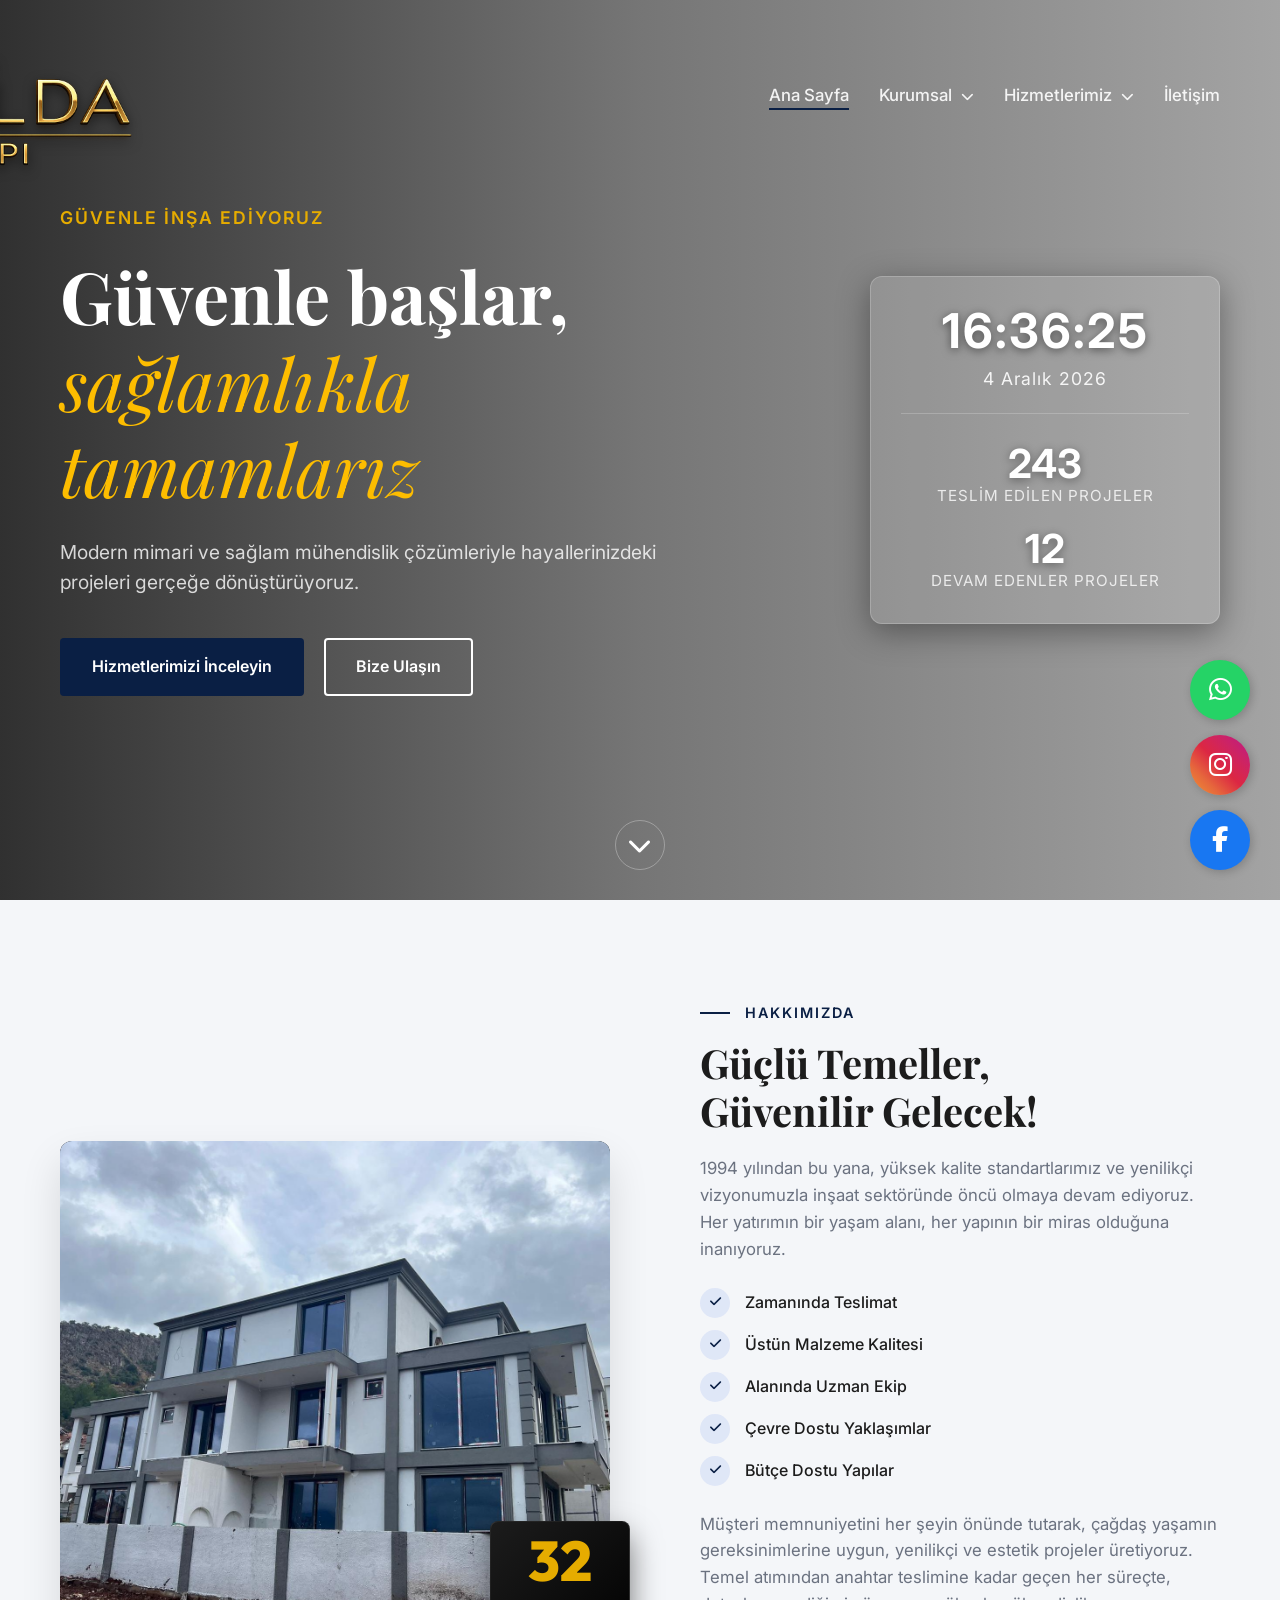
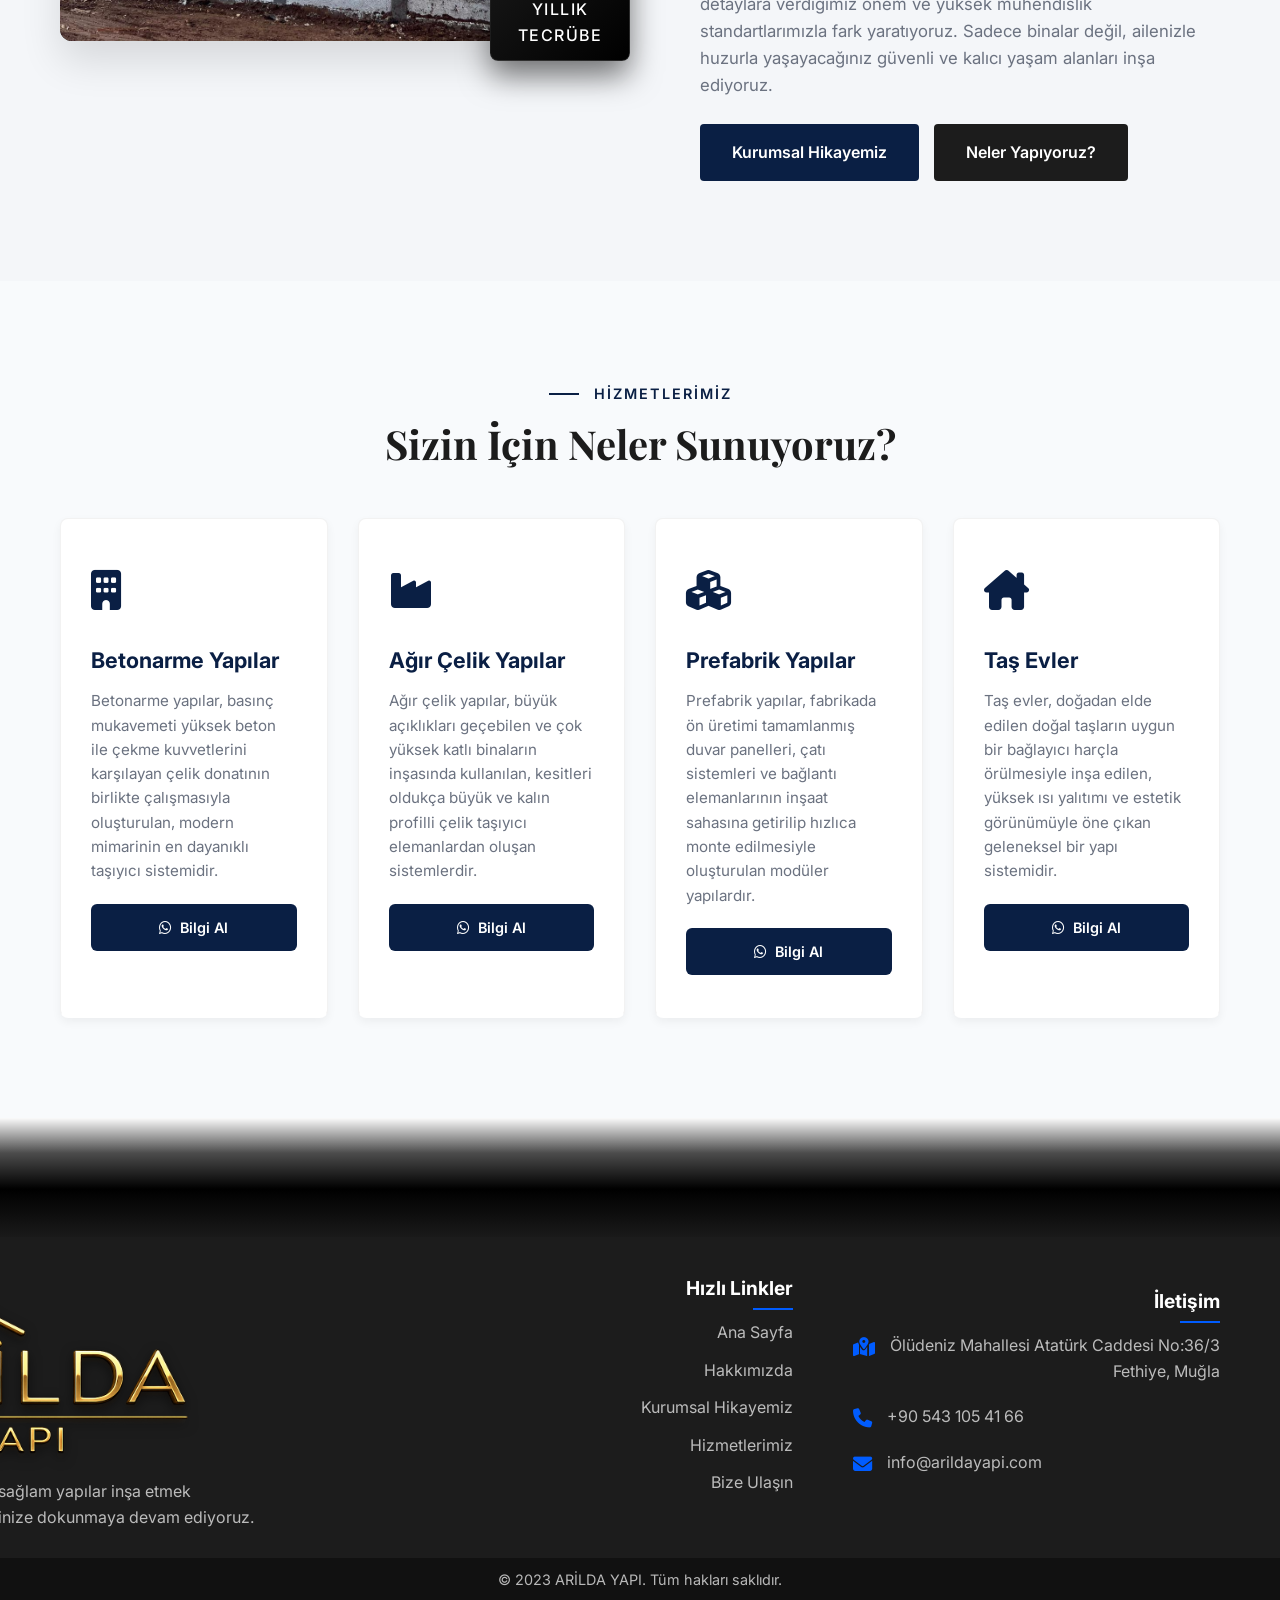
<file: index.html>
<!DOCTYPE html>
<html lang="tr">

<head>
    <meta charset="UTF-8">
    <meta name="viewport" content="width=device-width, initial-scale=1.0">
    <title>ARİLDA YAPI | Geleceğin Mimarı</title>
    <meta property="og:image" content="https://arildayapi.com.tr/img/sitelogo.jpg">
    <!-- Google Fonts -->
    <link rel="preconnect" href="https://fonts.googleapis.com">
    <link rel="preconnect" href="https://fonts.gstatic.com" crossorigin>
    <link
        href="https://fonts.googleapis.com/css2?family=Outfit:wght@300;400;600;800&family=Playfair+Display:wght@600;700&family=Inter:wght@400;600;700&display=swap"
        rel="stylesheet">
    <!-- Font Awesome -->
    <link rel="stylesheet" href="https://cdnjs.cloudflare.com/ajax/libs/font-awesome/6.4.0/css/all.min.css">
    <!-- Custom CSS -->
    <link rel="stylesheet" href="css/variables.css">
    <link rel="stylesheet" href="css/base.css">
    <link rel="stylesheet" href="css/layout.css">
    <link rel="stylesheet" href="css/components.css">
    <link rel="stylesheet" href="css/mobile.css">
</head>

<body>

    <!-- Header & Navigation -->
    <header id="header">
        <div class="container nav-container">
            <a href="#" class="logo">
                <img src="img/arilda_logo.png" alt="ARİLDA YAPI Logo" class="logo-img">
            </a>

            <nav class="main-nav">
                <ul class="nav-links">
                    <li><a href="#hero" class="active">Ana Sayfa</a></li>

                    <li class="dropdown">
                        <a href="kurumsal/hakkimizda.html">Kurumsal <i class="fa-solid fa-chevron-down"
                                style="font-size: 0.8rem; margin-left: 5px;"></i></a>
                        <ul class="dropdown-content">
                            <li><a href="kurumsal/hakkimizda.html#hakkimizda">Hakkımızda</a></li>
                            <li><a href="kurumsal/hakkimizda.html#vizyon-misyon">Vizyon & Misyon</a></li>
                            <li><a href="kurumsal/hakkimizda.html#degerlerimiz">Temel Değerlerimiz</a></li>
                        </ul>
                    </li>

                    <li class="dropdown">
                        <a href="#services">Hizmetlerimiz <i class="fa-solid fa-chevron-down"
                                style="font-size: 0.8rem; margin-left: 5px;"></i></a>
                        <ul class="dropdown-content">
                            <li><a href="#services">Betonarme Yapılar</a></li>
                            <li><a href="#services">Ağır Çelik Yapılar</a></li>
                            <li><a href="#services">Prefabrik Yapılar</a></li>
                            <li><a href="#services">Taş Evler</a></li>
                        </ul>
                    </li>



                    <li><a href="https://wa.me/905431054166?text=Merhaba,%20web%20sitenizden%20ulaşıyorum.%20Bilgi%20almak%20istiyorum."
                            target="_blank" rel="noopener noreferrer">İletişim</a></li>
                </ul>
            </nav>

            <button class="mobile-menu-btn">
                <i class="fa-solid fa-bars"></i>
            </button>
        </div>
    </header>

    <!-- Hero Section -->
    <section id="hero" class="hero">
        <div class="hero-overlay"></div>
        <div class="container hero-container">
            <div class="hero-content">
                <span class="subtitle">Güvenle İnşa Ediyoruz</span>
                <h1>Güvenle başlar,<br><span class="highlight">sağlamlıkla tamamlarız</span> </h1>
                <p>Modern mimari ve sağlam mühendislik çözümleriyle hayallerinizdeki projeleri gerçeğe dönüştürüyoruz.
                </p>
                <div class="hero-buttons">
                    <a href="#services" class="btn btn-primary">Hizmetlerimizi İnceleyin</a>
                    <a href="https://wa.me/905431054166?text=Merhaba,%20web%20sitenizden%20ulaşıyorum.%20Bilgi%20almak%20istiyorum."
                        class="btn btn-outline" target="_blank" rel="noopener noreferrer">Bize Ulaşın</a>
                </div>
            </div>

            <div class="hero-right-panel">
                <div class="glass-panel text-center">
                    <div class="clock-display">
                        <span id="currentTime">00:00:00</span>
                        <small id="currentDate">01 Ocak 2026</small>
                    </div>
                    <div class="stats-container">
                        <div class="stat-item">
                            <span class="stat-number" data-target="243">243</span>
                            <span class="stat-label">Teslim Edilen Projeler</span>
                        </div>
                        <div class="stat-item">
                            <span class="stat-number" data-target="12">12</span>
                            <span class="stat-label">Devam Edenler Projeler</span>
                        </div>
                    </div>
                </div>
            </div>
        </div>
        <div class="scroll-down">
            <a href="#about"><i class="fa-solid fa-chevron-down"></i></a>
        </div>
    </section>

    <!-- About Section -->
    <section id="about" class="section">
        <div class="container about-container">
            <div class="about-slider-container">
                <div class="about-slider">
                    <img src="img/konutarilda.jpeg" alt="ARİLDA YAPI" class="slide active">
                    <img src="img/birdigerevdaha.jpeg" alt="ARİLDA YAPI" class="slide">
                    <img src="img/evlerdenbitanesidaha.jpeg" alt="ARİLDA YAPI" class="slide">
                    <img src="img/beyazev.jpeg" alt="ARİLDA YAPI" class="slide">
                </div>
                <div class="experience-badge modern">
                    <span class="years">32</span>
                    <span class="text">Yıllık<br>Tecrübe</span>
                </div>
            </div>

            <div class="about-content shifted">
                <span class="section-subtitle">Hakkımızda</span>
                <h2 class="section-title">Güçlü Temeller, <br>Güvenilir Gelecek!</h2>
                <p>1994 yılından bu yana, yüksek kalite standartlarımız ve yenilikçi vizyonumuzla inşaat sektöründe öncü
                    olmaya devam ediyoruz. Her yatırımın bir yaşam alanı, her yapının bir miras olduğuna inanıyoruz.</p>

                <ul class="about-list">
                    <li><i class="fa-solid fa-check"></i> Zamanında Teslimat</li>
                    <li><i class="fa-solid fa-check"></i> Üstün Malzeme Kalitesi</li>
                    <li><i class="fa-solid fa-check"></i> Alanında Uzman Ekip</li>
                    <li><i class="fa-solid fa-check"></i> Çevre Dostu Yaklaşımlar</li>
                    <li><i class="fa-solid fa-check"></i> Bütçe Dostu Yapılar</li>
                </ul>

                <p>Müşteri memnuniyetini her şeyin önünde tutarak, çağdaş yaşamın gereksinimlerine uygun, yenilikçi ve
                    estetik projeler üretiyoruz. Temel atımından anahtar teslimine kadar geçen her süreçte, detaylara
                    verdiğimiz önem ve yüksek mühendislik standartlarımızla fark yaratıyoruz. Sadece binalar değil,
                    ailenizle huzurla yaşayacağınız güvenli ve kalıcı yaşam alanları inşa ediyoruz.</p>

                <div style="display: flex; gap: 15px; margin-top: 1.5rem;">
                    <a href="kurumsal/hakkimizda.html" class="btn btn-primary">Kurumsal Hikayemiz</a>
                    <a href="#services" class="btn btn-secondary">Neler Yapıyoruz?</a>
                </div>
            </div>
        </div>
    </section>

    <!-- Services Section -->
    <section id="services" class="section bg-light">
        <div class="container">
            <div class="section-header text-center">
                <span class="section-subtitle">Hizmetlerimiz</span>
                <h2 class="section-title">Sizin İçin Neler Sunuyoruz?</h2>
            </div>

            <div class="services-grid">
                <!-- Service 1: Betonarme Yapılar -->
                <div class="service-card reveal">
                    <div class="service-icon"><i class="fa-solid fa-building"></i></div>
                    <h3>Betonarme Yapılar</h3>
                    <p>Betonarme yapılar, basınç mukavemeti yüksek beton ile çekme kuvvetlerini karşılayan çelik
                        donatının birlikte çalışmasıyla oluşturulan, modern mimarinin en dayanıklı taşıyıcı sistemidir.
                    </p>
                    <a href="https://wa.me/905431054166?text=Merhaba,%20Betonarme%20Yapılar%20hizmetiniz%20hakkında%20bilgi%20almak%20istiyorum."
                        class="btn btn-primary" target="_blank" rel="noopener noreferrer" style="margin-top: 20px; padding: 10px 20px; font-size: 0.9rem; border-radius: 6px;"><i class="fa-brands fa-whatsapp" style="margin-right: 8px;"></i>Bilgi Al</a>
                </div>

                <!-- Service 2: Ağır Çelik Yapılar -->
                <div class="service-card reveal">
                    <div class="service-icon"><i class="fa-solid fa-industry"></i></div>
                    <h3>Ağır Çelik Yapılar</h3>
                    <p>Ağır çelik yapılar, büyük açıklıkları geçebilen ve çok yüksek katlı binaların inşasında
                        kullanılan, kesitleri oldukça büyük ve kalın profilli çelik taşıyıcı elemanlardan oluşan
                        sistemlerdir.</p>
                    <a href="https://wa.me/905431054166?text=Merhaba,%20Ağır%20Çelik%20Yapılar%20hizmetiniz%20hakkında%20bilgi%20almak%20istiyorum."
                        class="btn btn-primary" target="_blank" rel="noopener noreferrer" style="margin-top: 20px; padding: 10px 20px; font-size: 0.9rem; border-radius: 6px;"><i class="fa-brands fa-whatsapp" style="margin-right: 8px;"></i>Bilgi Al</a>
                </div>

                <!-- Service 3: Prefabrik Yapılar -->
                <div class="service-card reveal">
                    <div class="service-icon"><i class="fa-solid fa-cubes"></i></div>
                    <h3>Prefabrik Yapılar</h3>
                    <p>Prefabrik yapılar, fabrikada ön üretimi tamamlanmış duvar panelleri, çatı sistemleri ve bağlantı
                        elemanlarının inşaat sahasına getirilip hızlıca monte edilmesiyle oluşturulan modüler
                        yapılardır.</p>
                    <a href="https://wa.me/905431054166?text=Merhaba,%20Prefabrik%20Yapılar%20hizmetiniz%20hakkında%20bilgi%20almak%20istiyorum."
                        class="btn btn-primary" target="_blank" rel="noopener noreferrer" style="margin-top: 20px; padding: 10px 20px; font-size: 0.9rem; border-radius: 6px;"><i class="fa-brands fa-whatsapp" style="margin-right: 8px;"></i>Bilgi Al</a>
                </div>

                <!-- Service 4: Taş Evler -->
                <div class="service-card reveal">
                    <div class="service-icon"><i class="fa-solid fa-house-chimney"></i></div>
                    <h3>Taş Evler</h3>
                    <p>Taş evler, doğadan elde edilen doğal taşların uygun bir bağlayıcı harçla örülmesiyle inşa edilen,
                        yüksek ısı yalıtımı ve estetik görünümüyle öne çıkan geleneksel bir yapı sistemidir.</p>
                    <a href="https://wa.me/905431054166?text=Merhaba,%20Taş%20Evler%20hizmetiniz%20hakkında%20bilgi%20almak%20istiyorum."
                        class="btn btn-primary" target="_blank" rel="noopener noreferrer" style="margin-top: 20px; padding: 10px 20px; font-size: 0.9rem; border-radius: 6px;"><i class="fa-brands fa-whatsapp" style="margin-right: 8px;"></i>Bilgi Al</a>
                </div>
            </div>
        </div>
    </section>

    <!-- Transition Bridge Section -->
    <section id="transition-bridge" class="section" style="padding: 0;">
        <div
            style="height: 120px; background: linear-gradient(to bottom, transparent 0%, rgba(0, 0, 0, 0.7) 30%, #000000 60%, #1a1a1a 100%); margin-top: -1px;">
        </div>
    </section>

    <!-- Contact & Footer Section -->
    <footer id="contact" class="footer">
        <div class="container footer-container">
            <div class="footer-col about-col">
                <a href="#" class="logo footer-logo">
                    <img src="img/arilda_logo.png" alt="ARİLDA YAPI Logo" class="logo-img">
                </a>
                <p>Güvenilir, estetik ve sağlam yapılar inşa etmek vizyonuyla, hayallerinize dokunmaya devam ediyoruz.
                </p>
            </div>

            <div class="footer-col links-col">
                <h3>Hızlı Linkler</h3>
                <ul>
                    <li><a href="#hero">Ana Sayfa</a></li>
                    <li><a href="kurumsal/hakkimizda.html#hakkimizda">Hakkımızda</a></li>
                    <li><a href="kurumsal/hakkimizda.html">Kurumsal Hikayemiz</a></li>
                    <li><a href="#services">Hizmetlerimiz</a></li>
                    <li><a href="https://wa.me/905431054166?text=Merhaba,%20web%20sitenizden%20ulaşıyorum.%20Bilgi%20almak%20istiyorum."
                            target="_blank" rel="noopener noreferrer">Bize Ulaşın</a></li>
                </ul>
            </div>

            <div class="footer-col contact-col">
                <h3>İletişim</h3>
                <div class="contact-info">
                    <div class="info-item">
                        <i class="fa-solid fa-map-location-dot"></i>
                        <p>Ölüdeniz Mahallesi Atatürk Caddesi No:36/3<br>Fethiye, Muğla</p>
                    </div>
                    <div class="info-item">
                        <i class="fa-solid fa-phone"></i>
                        <p><a href="tel:+905431054166">+90 543 105 41 66</a></p>
                    </div>
                    <div class="info-item">
                        <i class="fa-solid fa-envelope"></i>
                        <p>info@arildayapi.com</p>
                    </div>
                </div>
            </div>
        </div>

        <div class="footer-bottom">
            <div class="container">
                <p>&copy; 2023 ARİLDA YAPI. Tüm hakları saklıdır.</p>
            </div>
        </div>
    </footer>

    <!-- Fixed Social Buttons Stack -->
    <div class="floating-socials">
        <a href="https://wa.me/905431054166?text=Merhaba,%20web%20sitenizden%20ulaşıyorum.%20Bilgi%20almak%20istiyorum."
            class="social-float whatsapp" target="_blank" rel="noopener noreferrer">
            <i class="fa-brands fa-whatsapp"></i>
            <span class="tooltip-text">WhatsApp</span>
        </a>
        <a href="https://instagram.com/arildayapi" class="social-float instagram" target="_blank"
            rel="noopener noreferrer">
            <i class="fa-brands fa-instagram"></i>
            <span class="tooltip-text">Instagram</span>
        </a>
        <a href="https://www.facebook.com/profile.php?id=61582846904993" class="social-float facebook" target="_blank"
            rel="noopener noreferrer">
            <i class="fa-brands fa-facebook-f"></i>
            <span class="tooltip-text">Facebook</span>
        </a>
    </div>

    <!-- Custom JS -->
    <script src="script.js"></script>
</body>

</html>
</file>
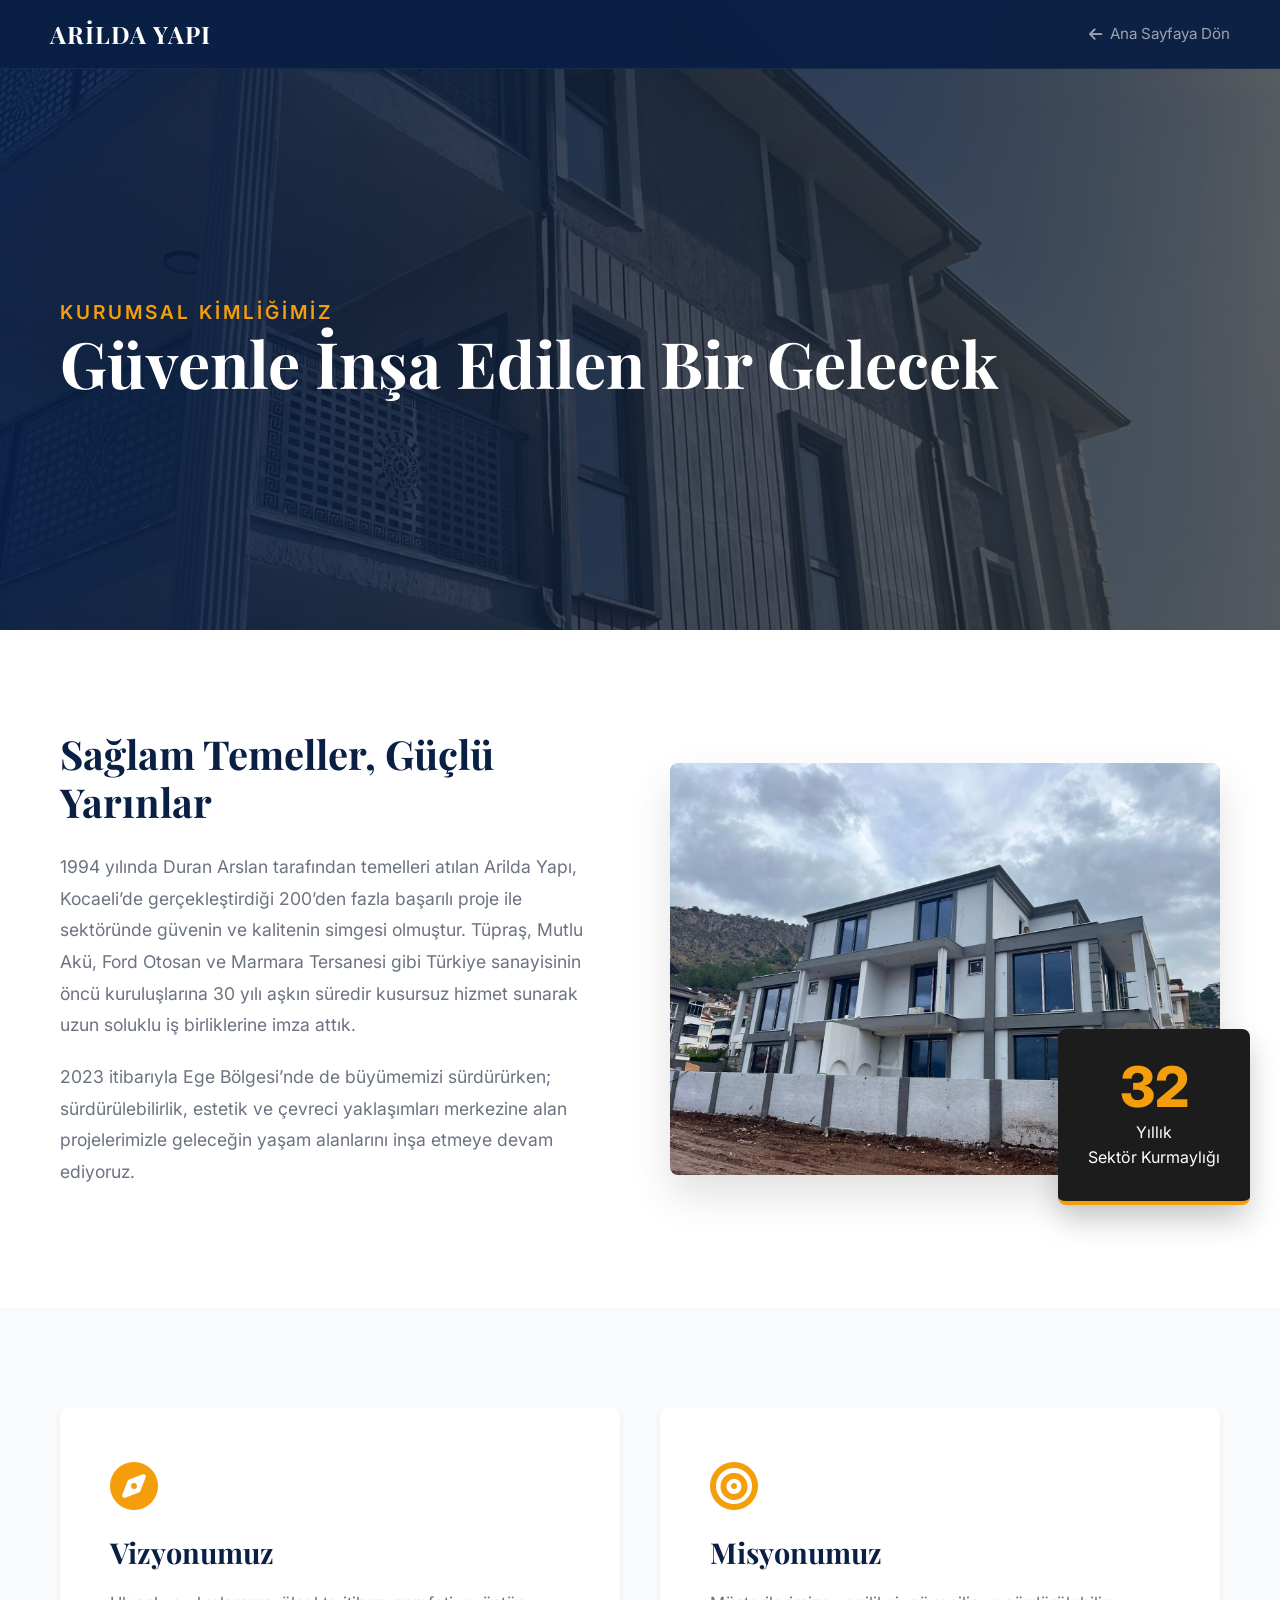
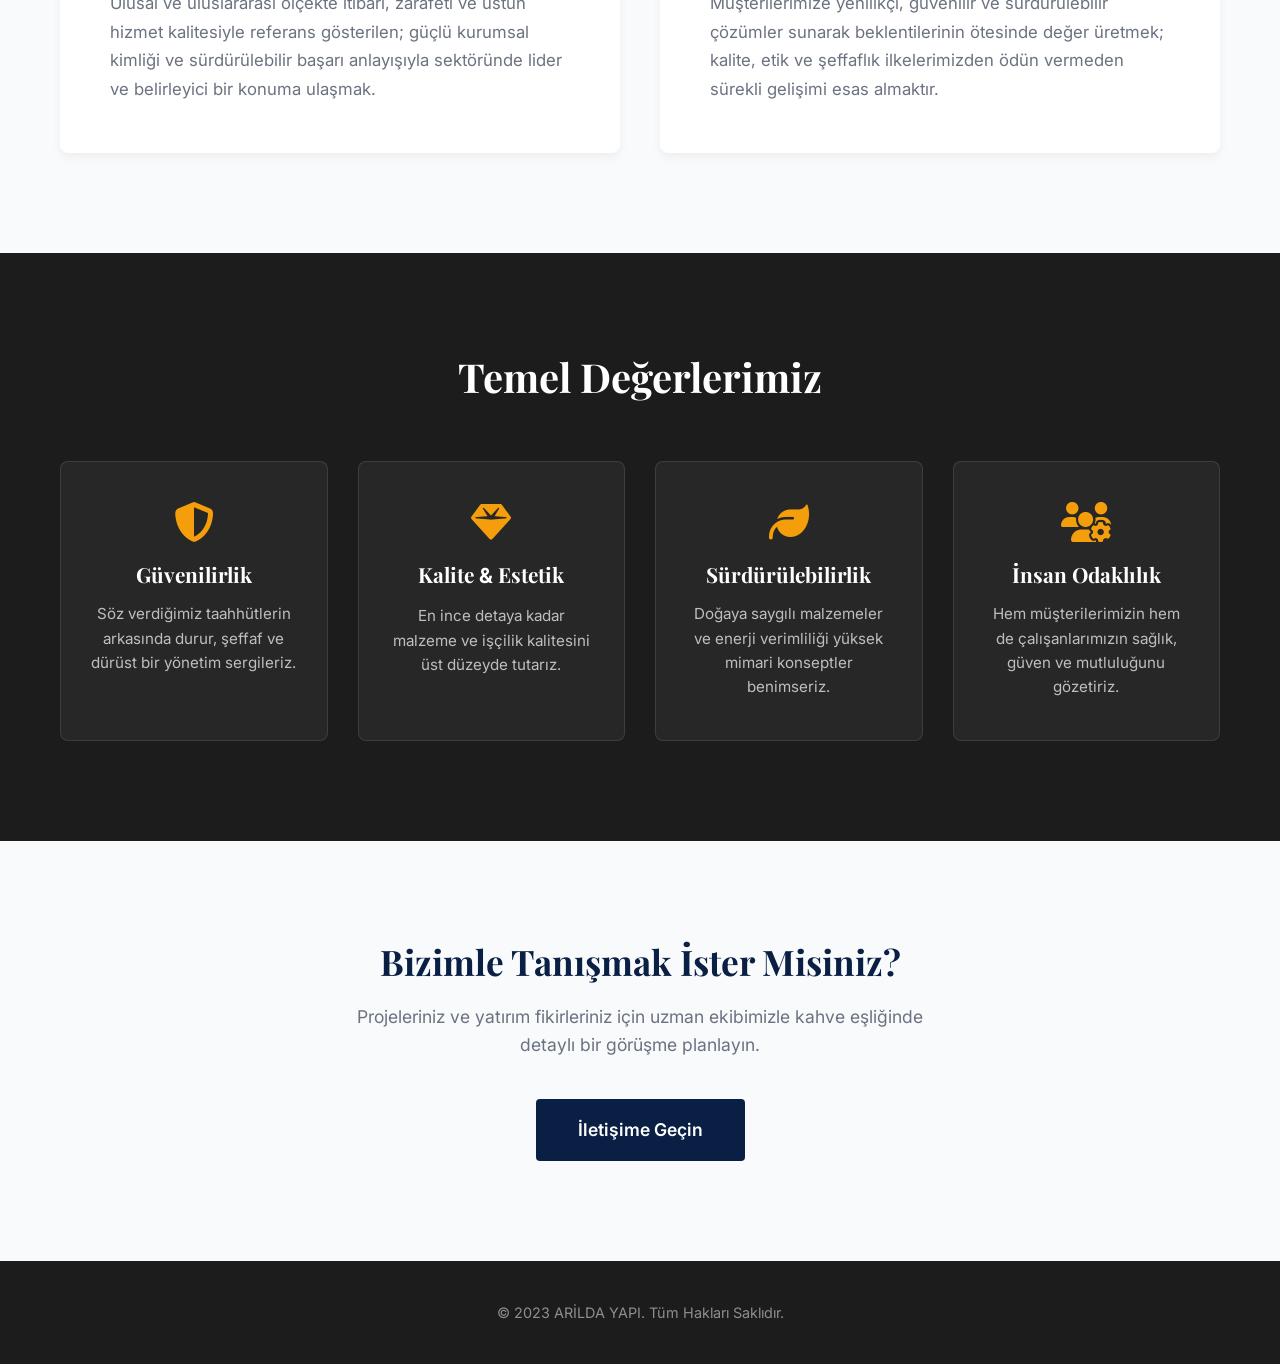
<file: kurumsal/hakkimizda.html>
<!DOCTYPE html>
<html lang="tr">

<head>
    <meta charset="UTF-8">
    <meta name="viewport" content="width=device-width, initial-scale=1.0">
    <title>Hakkımızda | ARİLDA YAPI</title>
    <!-- Google Fonts -->
    <link rel="preconnect" href="https://fonts.googleapis.com">
    <link rel="preconnect" href="https://fonts.gstatic.com" crossorigin>
    <link
        href="https://fonts.googleapis.com/css2?family=Outfit:wght@300;400;600;800&family=Playfair+Display:wght@600;700&family=Inter:wght@400;600;700&display=swap"
        rel="stylesheet">
    <!-- Font Awesome -->
    <link rel="stylesheet" href="https://cdnjs.cloudflare.com/ajax/libs/font-awesome/6.4.0/css/all.min.css">
    <!-- Custom CSS (Relative Paths) -->
    <link rel="stylesheet" href="../css/variables.css">
    <link rel="stylesheet" href="../css/base.css">
    <link rel="stylesheet" href="../css/layout.css">
    <link rel="stylesheet" href="../css/components.css">
    <style>
        .about-page {
            background-color: var(--bg-light);
        }

        .minimal-header {
            position: fixed;
            top: 0;
            left: 0;
            width: 100%;
            padding: 15px 50px;
            background: rgba(10, 31, 68, 0.95);
            backdrop-filter: blur(10px);
            z-index: 1000;
            display: flex;
            justify-content: space-between;
            align-items: center;
            border-bottom: 1px solid rgba(255, 255, 255, 0.05);
        }

        .minimal-header .logo-text {
            color: var(--white);
            font-family: var(--font-heading);
            font-size: 1.5rem;
            font-weight: 700;
            letter-spacing: 1px;
        }

        .back-link {
            color: var(--text-muted);
            font-size: 0.95rem;
            display: flex;
            align-items: center;
            gap: 8px;
            transition: var(--transition);
        }

        .back-link:hover {
            color: var(--accent);
        }

        .about-banner {
            height: 70vh;
            min-height: 500px;
            background-image: linear-gradient(to right, rgba(10, 31, 68, 0.9), rgba(28, 28, 28, 0.7)), url('../img/evlerdenbitanesidaha.jpeg');
            background-size: cover;
            background-position: center;
            background-attachment: fixed;
            display: flex;
            align-items: center;
            padding-top: 80px;
        }

        .about-banner h1 {
            color: var(--white);
            font-size: 4rem;
            margin-bottom: 15px;
            line-height: 1.1;
        }

        .about-banner p {
            color: var(--accent);
            font-size: 1.2rem;
            letter-spacing: 3px;
            text-transform: uppercase;
            font-weight: 600;
        }

        /* Introduction Content */
        .intro-section {
            padding: 100px 0;
            background-color: var(--white);
        }

        .intro-grid {
            display: grid;
            grid-template-columns: 1fr 1fr;
            gap: 60px;
            align-items: center;
        }

        .intro-text h2 {
            font-size: 2.5rem;
            color: var(--primary);
            margin-bottom: 25px;
            font-family: var(--font-heading);
        }

        .intro-text p {
            font-size: 1.1rem;
            color: var(--text-light);
            line-height: 1.8;
            margin-bottom: 20px;
        }

        .intro-image-wrapper {
            position: relative;
        }

        .intro-image {
            width: 100%;
            border-radius: 8px;
            box-shadow: var(--shadow-lg);
        }

        .experience-box {
            position: absolute;
            bottom: -30px;
            right: -30px;
            background-color: var(--secondary);
            color: var(--white);
            padding: 30px;
            border-radius: 8px;
            box-shadow: 0 15px 30px rgba(0, 0, 0, 0.2);
            text-align: center;
            border-bottom: 4px solid var(--accent);
        }

        .experience-box .number {
            display: block;
            font-size: 3.5rem;
            font-weight: 800;
            color: var(--accent);
            line-height: 1;
            margin-bottom: 5px;
        }

        /* Vision & Mission */
        .vission-mission-section {
            padding: 100px 0;
            background-color: var(--bg-light);
        }

        .vm-grid {
            display: grid;
            grid-template-columns: 1fr 1fr;
            gap: 40px;
        }

        .vm-card {
            background: var(--white);
            padding: 50px;
            border-radius: 8px;
            box-shadow: var(--shadow-sm);
            transition: var(--transition);
            border-top: 4px solid transparent;
        }

        .vm-card:hover {
            transform: translateY(-10px);
            box-shadow: var(--shadow-md);
            border-top-color: var(--primary);
        }

        .vm-icon {
            font-size: 3rem;
            color: var(--accent);
            margin-bottom: 25px;
        }

        .vm-card h3 {
            font-size: 1.8rem;
            color: var(--primary);
            margin-bottom: 20px;
            font-family: var(--font-heading);
        }

        .vm-card p {
            color: var(--text-light);
            font-size: 1.05rem;
            line-height: 1.7;
        }

        /* Core Values */
        .values-section {
            padding: 100px 0;
            background-color: var(--secondary);
            color: var(--white);
            text-align: center;
        }

        .values-title {
            color: var(--white);
            font-size: 2.5rem;
            margin-bottom: 60px;
            font-family: var(--font-heading);
        }

        .values-grid {
            display: grid;
            grid-template-columns: repeat(auto-fit, minmax(250px, 1fr));
            gap: 30px;
        }

        .value-box {
            background: rgba(255, 255, 255, 0.05);
            padding: 40px 30px;
            border-radius: 8px;
            border: 1px solid rgba(255, 255, 255, 0.1);
            transition: var(--transition);
        }

        .value-box:hover {
            background: rgba(255, 255, 255, 0.1);
            transform: translateY(-5px);
            border-color: rgba(245, 158, 11, 0.3);
            /* Accent tint */
        }

        .value-box i {
            font-size: 2.5rem;
            color: var(--accent);
            margin-bottom: 20px;
        }

        .value-box h4 {
            font-size: 1.3rem;
            margin-bottom: 15px;
            color: var(--white);
        }

        .value-box p {
            color: rgba(255, 255, 255, 0.7);
            font-size: 0.95rem;
            line-height: 1.6;
        }

        /* Scroll Adjustments */
        #hakkimizda,
        #vizyon-misyon,
        #degerlerimiz {
            scroll-margin-top: 100px;
        }
    </style>
    <link rel="stylesheet" href="../css/mobile.css">
</head>

<body class="about-page">

    <!-- Minimal Header -->
    <header class="minimal-header">
        <a href="../index.html" class="logo-text">ARİLDA YAPI</a>
        <a href="../index.html" class="back-link"><i class="fa-solid fa-arrow-left"></i> Ana Sayfaya Dön</a>
    </header>

    <!-- Premium Banner -->
    <section class="about-banner">
        <div class="container">
            <div class="reveal">
                <p>Kurumsal Kimliğimiz</p>
                <h1>Güvenle İnşa Edilen Bir Gelecek</h1>
            </div>
        </div>
    </section>

    <!-- Who We Are / Intro -->
    <section class="intro-section" id="hakkimizda">
        <div class="container intro-grid">
            <div class="intro-text reveal">
                <h2>Sağlam Temeller, Güçlü Yarınlar</h2>
                <p>1994 yılında Duran Arslan tarafından temelleri atılan Arilda Yapı, Kocaeli’de gerçekleştirdiği
                    200’den fazla başarılı proje ile sektöründe güvenin ve kalitenin simgesi olmuştur. Tüpraş, Mutlu
                    Akü, Ford Otosan ve Marmara Tersanesi gibi Türkiye sanayisinin öncü kuruluşlarına 30 yılı aşkın
                    süredir kusursuz hizmet sunarak uzun soluklu iş birliklerine imza attık.</p>
                <p>2023 itibarıyla Ege Bölgesi’nde de büyümemizi sürdürürken; sürdürülebilirlik, estetik ve çevreci
                    yaklaşımları merkezine alan projelerimizle geleceğin yaşam alanlarını inşa etmeye devam ediyoruz.
                </p>
            </div>
            <div class="intro-image-wrapper reveal">
                <img src="../img/konutarilda.jpeg" alt="Mimari Yapı" class="intro-image">
                <div class="experience-box">
                    <span class="number">32</span>
                    <span>Yıllık<br>Sektör Kurmaylığı</span>
                </div>
            </div>
        </div>
    </section>

    <!-- Vision & Mission -->
    <section class="vission-mission-section" id="vizyon-misyon">
        <div class="container vm-grid">
            <div class="vm-card reveal">
                <i class="fa-solid fa-compass vm-icon"></i>
                <h3>Vizyonumuz</h3>
                <p>Ulusal ve uluslararası ölçekte itibarı, zarafeti ve üstün hizmet kalitesiyle referans gösterilen;
                    güçlü kurumsal kimliği ve sürdürülebilir başarı anlayışıyla sektöründe lider ve belirleyici bir
                    konuma ulaşmak.</p>
            </div>
            <div class="vm-card reveal">
                <i class="fa-solid fa-bullseye vm-icon"></i>
                <h3>Misyonumuz</h3>
                <p>Müşterilerimize yenilikçi, güvenilir ve sürdürülebilir çözümler sunarak beklentilerinin ötesinde
                    değer üretmek; kalite, etik ve şeffaflık ilkelerimizden ödün vermeden sürekli gelişimi esas
                    almaktır.</p>
            </div>
        </div>
    </section>

    <!-- Core Values -->
    <section class="values-section" id="degerlerimiz">
        <div class="container">
            <h2 class="values-title reveal">Temel Değerlerimiz</h2>
            <div class="values-grid">
                <div class="value-box reveal">
                    <i class="fa-solid fa-shield-halved"></i>
                    <h4>Güvenilirlik</h4>
                    <p>Söz verdiğimiz taahhütlerin arkasında durur, şeffaf ve dürüst bir yönetim sergileriz.</p>
                </div>
                <div class="value-box reveal">
                    <i class="fa-solid fa-gem"></i>
                    <h4>Kalite <span style="font-family: var(--font-main);">&</span> Estetik</h4>
                    <p>En ince detaya kadar malzeme ve işçilik kalitesini üst düzeyde tutarız.</p>
                </div>
                <div class="value-box reveal">
                    <i class="fa-solid fa-leaf"></i>
                    <h4>Sürdürülebilirlik</h4>
                    <p>Doğaya saygılı malzemeler ve enerji verimliliği yüksek mimari konseptler benimseriz.</p>
                </div>
                <div class="value-box reveal">
                    <i class="fa-solid fa-users-gear"></i>
                    <h4>İnsan Odaklılık</h4>
                    <p>Hem müşterilerimizin hem de çalışanlarımızın sağlık, güven ve mutluluğunu gözetiriz.</p>
                </div>
            </div>
        </div>
    </section>



    <!-- CTA Section -->
    <section class="text-center" style="padding: 100px 0; background-color: var(--bg-light);">
        <div class="container reveal">
            <h2
                style="font-size: 2.2rem; color: var(--primary); margin-bottom: 20px; font-family: var(--font-heading);">
                Bizimle Tanışmak İster Misiniz?</h2>
            <p
                style="color: var(--text-light); font-size: 1.1rem; margin-bottom: 40px; max-width: 600px; margin-left: auto; margin-right: auto;">
                Projeleriniz ve yatırım fikirleriniz için uzman ekibimizle kahve eşliğinde detaylı bir görüşme
                planlayın.</p>
            <a href="https://wa.me/905431054166?text=Merhaba,%20web%20sitenizden%20ulaşıyorum.%20Bilgi%20almak%20istiyorum."
                class="btn btn-primary" style="padding: 15px 40px; font-size: 1.1rem;" target="_blank"
                rel="noopener noreferrer">İletişime Geçin</a>
        </div>
    </section>

    <!-- Footer Partial -->
    <footer
        style="background-color: var(--secondary); padding: 40px 0; text-align: center; color: rgba(255,255,255,0.5); font-size: 0.9rem;">
        <div class="container">
            <p>&copy; 2023 ARİLDA YAPI. Tüm Hakları Saklıdır.</p>
        </div>
    </footer>

    <!-- Script for Reveal animations -->
    <script>
        document.addEventListener('DOMContentLoaded', () => {
            const revealElements = document.querySelectorAll('.reveal');
            const revealObserver = new IntersectionObserver((entries, observer) => {
                entries.forEach(entry => {
                    if (entry.isIntersecting) {
                        entry.target.classList.add('active');
                        observer.unobserve(entry.target);
                    }
                });
            }, { threshold: 0.1 });
            revealElements.forEach(el => revealObserver.observe(el));
        });
    </script>
</body>

</html>
</file>
<file: css/variables.css>
/* =========================================
   VARIABLES
   ========================================= */
:root {
    /* Premium Color Palette */
    --primary: #0a1f44;
    /* Deep Navy / Premium Blue */
    --primary-dark: #051024;
    /* Darker shade for hovers */
    --secondary: #1c1c1c;
    /* Anthracite / Charcoal */
    --accent: #f59e0b;
    /* Soft Gold / Orange for accents */

    --text-dark: #2d2d2d;
    --text-light: #6b7280;
    --text-muted: #9ca3af;

    --bg-light: #f8fafc;
    --white: #ffffff;

    /* WhatsApp Color */
    --whatsapp: #25D366;
    --whatsapp-dark: #128C7E;

    /* Typography */
    --font-main: 'Inter', 'Outfit', sans-serif;
    --font-heading: 'Playfair Display', serif;

    /* Transitions & Dynamics */
    --transition: all 0.4s cubic-bezier(0.25, 1, 0.5, 1);
    --transition-fast: all 0.2s ease;
    --transition-slow: all 0.6s cubic-bezier(0.22, 1, 0.36, 1);

    /* Luxury Shadows */
    --shadow-sm: 0 4px 10px rgba(0, 0, 0, 0.05);
    --shadow-md: 0 10px 30px rgba(0, 0, 0, 0.08);
    --shadow-lg: 0 20px 40px rgba(0, 0, 0, 0.12);
    --shadow-hover: 0 25px 50px rgba(10, 31, 68, 0.15);
    /* Tinted premium shadow */
}
</file>
<file: css/base.css>
/* =========================================
   BASE STYLES
   ========================================= */
* {
    margin: 0;
    padding: 0;
    box-sizing: border-box;
}

html {
    scroll-behavior: smooth;
}

body {
    font-family: var(--font-main);
    color: var(--text-dark);
    line-height: 1.6;
    background-color: var(--white);
    overflow-x: hidden;
}

h1,
h2,
h3,
h4,
h5,
h6 {
    font-family: var(--font-heading);
    color: var(--secondary);
    line-height: 1.2;
    margin-bottom: 1rem;
}

a {
    text-decoration: none;
    color: inherit;
    transition: var(--transition);
}

ul {
    list-style: none;
}

img {
    max-width: 100%;
    height: auto;
    display: block;
}

.text-center {
    text-align: center;
}

.bg-light {
    background-color: var(--bg-light);
}

.mt-4 {
    margin-top: 1.5rem;
}

/* Animations */
@keyframes fadeInUp {
    to {
        opacity: 1;
        transform: translateY(0);
    }
}

@keyframes bounce {

    0%,
    20%,
    50%,
    80%,
    100% {
        transform: translateY(0) translateX(-50%);
    }

    40% {
        transform: translateY(-20px) translateX(-50%);
    }

    60% {
        transform: translateY(-10px) translateX(-50%);
    }
}

/* Scroll Reveal Classes */
.reveal {
    opacity: 0;
    transform: translateY(30px);
    transition: all 0.8s cubic-bezier(0.25, 1, 0.5, 1);
}

.reveal.active {
    opacity: 1;
    transform: translateY(0);
}
</file>
<file: css/layout.css>
/* =========================================
   LAYOUT (Headers, Footers, Sections)
   ========================================= */

/* Container & Sections */
.container {
    width: 100%;
    max-width: 1200px;
    margin: 0 auto;
    padding: 0 20px;
}

.section {
    padding: 100px 0;
}

#about {
    background-color: #f4f6f9;
}



.section-header {
    margin-bottom: 50px;
}

.section-subtitle {
    display: inline-block;
    color: var(--primary);
    font-size: 0.9rem;
    font-weight: 600;
    text-transform: uppercase;
    letter-spacing: 2px;
    margin-bottom: 15px;
    position: relative;
    padding-left: 45px;
}

.section-subtitle::before {
    content: '';
    position: absolute;
    left: 0;
    top: 50%;
    transform: translateY(-50%);
    width: 30px;
    height: 2px;
    background-color: var(--primary);
}

.section-title {
    font-size: 2.5rem;
    margin-bottom: 20px;
}

/* Header & Navigation */
#header {
    position: fixed;
    top: 0;
    left: 0;
    width: 100%;
    padding: 20px 0;
    z-index: 1000;
    transition: var(--transition);
    background-color: transparent;
}

#header.scrolled {
    background-color: rgba(31, 31, 31, 0.8);
    padding: 15px 0;
    box-shadow: var(--shadow-md);
    backdrop-filter: blur(10px);
    -webkit-backdrop-filter: blur(10px);
}

.nav-container {
    display: flex;
    justify-content: space-between;
    align-items: center;
}

.logo {
    display: flex;
    align-items: center;
    gap: 10px;
    font-size: 1rem;
    color: var(--white);
    margin-left: -210px;
}

#header.scrolled .logo {
    color: var(--white);
}

.logo-img {
    height: 150px;
    width: auto;
    border-radius: 4px;
    transition: var(--transition);
    filter: drop-shadow(0 4px 6px rgba(0, 0, 0, 0.5));
}

#header.scrolled .logo-img {
    height: 90px;
    filter: none;
}

.main-nav .nav-links {
    display: flex;
    gap: 30px;
    align-items: center;
}

/* Dropdown Menu Styles */
.nav-links li.dropdown {
    position: relative;
    padding: 10px 0;
}

.dropdown-content {
    position: absolute;
    top: 100%;
    left: 0;
    min-width: 250px;
    background-color: rgba(10, 31, 68, 0.95);
    /* Deep Navy matching header */
    backdrop-filter: blur(10px);
    box-shadow: var(--shadow-lg);
    border-radius: 8px;
    border: 1px solid rgba(255, 255, 255, 0.05);
    opacity: 0;
    visibility: hidden;
    transform: translateY(15px);
    transition: all 0.3s cubic-bezier(0.25, 1, 0.5, 1);
    z-index: 1000;
    overflow: hidden;
}

.nav-links li.dropdown:hover .dropdown-content {
    opacity: 1;
    visibility: visible;
    transform: translateY(0);
}

.dropdown-content li {
    display: block;
    width: 100%;
}

.dropdown-content li a {
    display: block;
    padding: 15px 25px;
    color: rgba(255, 255, 255, 0.8) !important;
    font-size: 0.95rem;
    font-weight: 500;
    border-bottom: 1px solid rgba(255, 255, 255, 0.05);
    transition: var(--transition-fast);
}

.dropdown-content li:last-child a {
    border-bottom: none;
}

.dropdown-content li a:hover {
    background-color: rgba(255, 255, 255, 0.05);
    color: var(--accent) !important;
    padding-left: 32px;
}

.nav-links li a {
    color: rgba(255, 255, 255, 0.9);
    font-weight: 500;
    font-size: 1.05rem;
    position: relative;
    padding-bottom: 5px;
}

#header.scrolled .nav-links li a {
    color: var(--white);
}

.nav-links li a::after {
    content: '';
    position: absolute;
    bottom: 0;
    left: 0;
    width: 0;
    height: 2px;
    background-color: var(--primary);
    transition: var(--transition);
}

.nav-links li a:hover::after,
.nav-links li a.active::after {
    width: 100%;
}

.mobile-menu-btn {
    display: none;
    font-size: 1.5rem;
    color: var(--white);
    background: none;
    border: none;
    cursor: pointer;
}

#header.scrolled .mobile-menu-btn {
    color: var(--white);
}

/* Footer */
.footer {
    background-color: var(--secondary);
    color: rgba(255, 255, 255, 0.7);
    padding-top: 20px;
}

.footer-container {
    display: grid;
    /* Adjust grid template to give more space to the left, pushing others right */
    grid-template-columns: 3fr auto auto;
    gap: 60px;
    margin-bottom: 50px;
    align-items: center;
    /* Vertically center aligned with logo */
}

.footer-logo {
    margin-bottom: 20px;
    display: flex;
    justify-content: flex-start;
}

.footer-logo .logo-img {
    height: 180px;
    width: auto;
    filter: drop-shadow(0 4px 6px rgba(0, 0, 0, 0.5));
    transform: none;
}

.about-col p {
    margin-bottom: -25px;
    max-width: 410px;
    justify-content: flex-start;
    margin-left: -210px;
    /* Counteracting the logo shift */
}

.footer-col {
    margin-top: 20px;
    /* Slight push down to balance vertically */
}

.footer-col h3 {
    color: var(--white);
    font-family: var(--font-main);
    font-size: 1.2rem;
    margin-bottom: 10px;
    position: relative;
    padding-bottom: 10px;
}

.footer-col h3::after {
    content: '';
    position: absolute;
    bottom: 0;
    left: 0;
    width: 40px;
    height: 2px;
    background-color: var(--primary);
}

/* Right align content cols */
.contact-col,
.links-col {
    display: flex;
    flex-direction: column;
    align-items: flex-end;
    text-align: right;
}

.contact-col h3::after,
.links-col h3::after {
    left: auto;
    right: 0;
    background-color: #005cff;
    /* Parlak Mavi */
}

.links-col ul li {
    margin-bottom: 12px;
}

.links-col ul li a {
    display: inline-block;
}

.links-col ul li a:hover {
    color: #005cff;
    /* Parlak Mavi */
    transform: translateX(5px);
}

.contact-info .info-item {
    display: flex;
    gap: 15px;
    margin-bottom: 20px;
    align-items: flex-start;
}

.info-item i {
    color: #005cff;
    font-size: 1.2rem;
    margin-top: 5px;
}

.info-item a:hover {
    color: var(--primary);
}

.footer-bottom {
    background-color: #111;
    padding: 10px 0;
    text-align: center;
    font-size: 0.9rem;
}

/* =========================================
   MEDIA QUERIES (Mobile Responsiveness)
   ========================================= */

@media (max-width: 992px) {

    /* Header & Navigation Tablets */
    .nav-links {
        gap: 15px;
    }

    .logo {
        margin-left: 0;
    }

    .about-col p {
        margin-left: 0;
    }

    .footer-container {
        grid-template-columns: 1fr 1fr;
        gap: 40px;
    }

    .about-col {
        grid-column: 1 / -1;
        text-align: center;
    }

    .footer-logo {
        justify-content: center;
    }

    .about-col p {
        margin: 0 auto;
    }
}

@media (max-width: 768px) {
    .section {
        padding: 60px 0;
    }

    .section-title {
        font-size: 2rem;
    }

    /* Mobile Header & Hamburger Menu */
    .logo-img {
        height: 80px;
        margin-left: 0;
    }

    #header.scrolled .logo-img {
        height: 60px;
    }

    .mobile-menu-btn {
        display: block;
    }

    .main-nav {
        position: absolute;
        top: 100%;
        left: 0;
        width: 100%;
        background-color: rgba(10, 31, 68, 0.98);
        backdrop-filter: blur(10px);
        padding: 20px 0;
        box-shadow: var(--shadow-md);
        clip-path: polygon(0 0, 100% 0, 100% 0, 0 0);
        transition: clip-path 0.4s cubic-bezier(0.25, 1, 0.5, 1);
        visibility: hidden;
    }

    .main-nav.active {
        clip-path: polygon(0 0, 100% 0, 100% 100%, 0 100%);
        visibility: visible;
    }

    .main-nav .nav-links {
        flex-direction: column;
        gap: 20px;
        align-items: center;
    }

    .nav-links li.dropdown {
        text-align: center;
    }

    .dropdown-content {
        position: static;
        opacity: 1;
        visibility: visible;
        transform: none;
        box-shadow: none;
        background: transparent;
        min-width: 100%;
        border: none;
        display: none;
    }

    .nav-links li.dropdown:hover .dropdown-content,
    .nav-links li.dropdown.active .dropdown-content {
        display: block;
    }

    /* Footer Mobile */
    .footer-container {
        grid-template-columns: 1fr;
        text-align: center;
        gap: 40px;
    }

    .footer-col {
        align-items: center;
        text-align: center;
    }

    .contact-col,
    .links-col {
        align-items: center;
        text-align: center;
    }

    .footer-col h3::after {
        left: 50%;
        transform: translateX(-50%);
    }

    .contact-info .info-item {
        justify-content: center;
        flex-direction: column;
        align-items: center;
        gap: 5px;
    }
}
</file>
<file: css/components.css>
/* =========================================
   FLOATING SOCIALS STACK
   ========================================= */
.floating-socials {
    position: fixed;
    bottom: 30px;
    right: 30px;
    /* Moved to the right side */
    display: flex;
    flex-direction: column;
    gap: 15px;
    z-index: 9999;
}

.social-float {
    width: 60px;
    height: 60px;
    background-color: var(--primary);
    color: #FFF;
    border-radius: 50%;
    text-align: center;
    font-size: 26px;
    box-shadow: 2px 2px 10px rgba(0, 0, 0, 0.2);
    display: flex;
    align-items: center;
    justify-content: center;
    transition: var(--transition);
    cursor: pointer;
    text-decoration: none;
    position: relative;
}

.social-float.whatsapp {
    background-color: var(--whatsapp);
}

.social-float.whatsapp:hover {
    background-color: var(--whatsapp-dark);
}

.social-float.instagram {
    background: linear-gradient(45deg, #f09433 0%, #e6683c 25%, #dc2743 50%, #cc2366 75%, #bc1888 100%);
}

.social-float.instagram:hover {
    filter: brightness(1.1);
}

.social-float.facebook {
    background-color: #1877F2;
}

.social-float.facebook:hover {
    background-color: #166FE5;
}

.social-float:hover {
    transform: scale(1.1) translateX(-5px);
    box-shadow: 2px 4px 15px rgba(0, 0, 0, 0.3);
}

/* Tooltip on hover (appearing on the left side since buttons are on the right) */
.floating-socials .tooltip-text {
    visibility: hidden;
    background-color: var(--secondary);
    color: #fff;
    text-align: center;
    border-radius: 6px;
    padding: 5px 15px;
    position: absolute;
    z-index: 1;
    right: 120%;
    /* Position to the left of the button */
    top: 50%;
    transform: translateY(-50%);
    font-size: 14px;
    font-family: var(--font-main);
    white-space: nowrap;
    opacity: 0;
    transition: opacity 0.3s;
}

/* Tooltip arrow pointing right */
.floating-socials .tooltip-text::after {
    content: "";
    position: absolute;
    top: 50%;
    left: 100%;
    /* Arrow on the right side of the tooltip */
    transform: translateY(-50%);
    border-width: 5px;
    border-style: solid;
    border-color: transparent transparent transparent var(--secondary);
}

.social-float:hover .tooltip-text {
    visibility: visible;
    opacity: 1;
}

.btn {
    display: inline-block;
    padding: 14px 30px;
    font-size: 1rem;
    font-weight: 600;
    font-family: var(--font-main);
    border-radius: 4px;
    cursor: pointer;
    text-align: center;
    border: 2px solid transparent;
}

.btn-primary {
    background-color: var(--primary);
    color: var(--white);
}

.btn-primary:hover {
    background-color: var(--primary-dark);
    transform: translateY(-3px);
    box-shadow: var(--shadow-md);
}

.btn-secondary {
    background-color: var(--secondary);
    color: var(--white);
}

.btn-secondary:hover {
    background-color: #333;
    transform: translateY(-3px);
    box-shadow: var(--shadow-md);
}

.btn-outline {
    background-color: transparent;
    border-color: var(--white);
    color: var(--white);
}

.btn-outline:hover {
    background-color: var(--white);
    color: var(--secondary);
    transform: translateY(-3px);
}

/* =========================================
   HERO SECTION
   ========================================= */
.hero {
    height: 100vh;
    min-height: 600px;
    display: flex;
    align-items: center;
    position: relative;
    background-image: url('https://images.unsplash.com/photo-1541888085916-3e4b4fce2dc7?q=80&w=1920&auto=format&fit=crop');
    background-size: cover;
    background-position: center;
    color: var(--white);
}

.hero-overlay {
    position: absolute;
    top: 0;
    left: 0;
    width: 100%;
    height: 100%;
    background: linear-gradient(90deg, rgba(26, 26, 26, 0.9) 0%, rgba(26, 26, 26, 0.6) 50%, rgba(26, 26, 26, 0.4) 100%);
    z-index: 1;
}

.hero-container {
    position: relative;
    z-index: 2;
    display: flex;
    justify-content: space-between;
    align-items: center;
    width: 100%;
}

.hero-content {
    max-width: 650px;
    flex: 1;
}

.hero-right-panel {
    flex: 0 0 350px;
    display: flex;
    justify-content: flex-end;
    animation: fadeInUp 1s ease 0.6s forwards;
    opacity: 0;
    transform: translateY(20px);
}

.glass-panel {
    background: rgba(255, 255, 255, 0.1);
    backdrop-filter: blur(10px);
    -webkit-backdrop-filter: blur(10px);
    border: 1px solid rgba(255, 255, 255, 0.2);
    border-radius: 12px;
    padding: 30px;
    width: 100%;
    color: var(--white);
    box-shadow: 0 8px 32px 0 rgba(0, 0, 0, 0.37);
}

.clock-display {
    margin-bottom: 30px;
    padding-bottom: 20px;
    border-bottom: 1px solid rgba(255, 255, 255, 0.2);
}

.clock-display span {
    display: block;
    font-size: 3rem;
    font-weight: 700;
    font-family: 'Inter', sans-serif;
    letter-spacing: 2px;
    color: #ffffff;
    text-shadow: 0 2px 10px rgba(0, 0, 0, 0.5);
    line-height: 1;
}

.clock-display small {
    display: block;
    font-size: 1.1rem;
    letter-spacing: 1px;
    opacity: 0.9;
    margin-top: 10px;
}

.stats-container {
    display: flex;
    flex-direction: column;
    gap: 20px;
}

.stat-item {
    display: flex;
    flex-direction: column;
    align-items: center;
}

.stat-number {
    font-size: 2.5rem;
    font-weight: 700;
    color: var(--white);
    line-height: 1.2;
    text-shadow: 0 2px 10px rgba(0, 0, 0, 0.4);
    line-height: 1;
}

.stat-label {
    font-size: 0.95rem;
    text-transform: uppercase;
    letter-spacing: 1px;
    color: rgba(255, 255, 255, 0.8);
}

.hero .subtitle {
    display: inline-block;
    color: #e6ac00;
    font-size: 1.1rem;
    font-weight: 600;
    letter-spacing: 2px;
    text-transform: uppercase;
    margin-bottom: 20px;
    animation: fadeInUp 1s ease 0.2s forwards;
    opacity: 0;
    transform: translateY(20px);
}

.hero h1 {
    font-size: 4.5rem;
    color: var(--white);
    margin-bottom: 25px;
    animation: fadeInUp 1s ease 0.4s forwards;
    opacity: 0;
    transform: translateY(20px);
}

.hero .highlight {
    color: #fdbd00;
    font-style: italic;
    font-weight: normal;
}

.hero p {
    font-size: 1.2rem;
    color: rgba(255, 255, 255, 0.8);
    margin-bottom: 40px;
    max-width: 600px;
    animation: fadeInUp 1s ease 0.6s forwards;
    opacity: 0;
    transform: translateY(20px);
}

.hero-buttons {
    display: flex;
    gap: 20px;
    animation: fadeInUp 1s ease 0.8s forwards;
    opacity: 0;
    transform: translateY(20px);
}

.scroll-down {
    position: absolute;
    bottom: 30px;
    left: 50%;
    transform: translateX(-50%);
    z-index: 2;
    animation: bounce 2s infinite;
}

.scroll-down a {
    color: var(--white);
    font-size: 1.5rem;
    display: flex;
    justify-content: center;
    align-items: center;
    width: 50px;
    height: 50px;
    border-radius: 50%;
    border: 1px solid rgba(255, 255, 255, 0.3);
}

/* =========================================
   ABOUT SECTION
   ========================================= */
.about-container {
    display: grid;
    grid-template-columns: 1fr 1fr;
    gap: 60px;
    align-items: center;
}

.about-slider-container {
    position: relative;
    width: 100%;
    border-radius: 12px;
    box-shadow: var(--shadow-lg);
}

.about-slider {
    position: relative;
    width: 100%;
    height: 500px;
    /* Fixed height for image area */
    border-radius: 12px;
    overflow: hidden;
    background-color: #000;
}

.about-slider .slide {
    position: absolute;
    top: 0;
    left: 0;
    width: 100%;
    height: 100%;
    object-fit: cover;
    opacity: 0;
    transition: opacity 1s ease-in-out, transform 5s linear;
    transform: scale(1);
}

.about-slider .slide.active {
    opacity: 1;
    transform: scale(1.05);
    /* Slight zoom effect on active */
}

/* Modernized Experience Badge */
.experience-badge.modern {
    position: absolute;
    bottom: -20px;
    right: -20px;
    background: linear-gradient(135deg, var(--secondary) 0%, #000 100%);
    color: var(--white);
    padding: 20px;
    border-radius: 8px;
    /* Square modern look instead of circle */
    text-align: center;
    box-shadow: 0 15px 30px rgba(0, 0, 0, 0.5);
    /* Strong dark modern shadow */
    display: flex;
    flex-direction: column;
    justify-content: center;
    align-items: center;
    width: 140px;
    height: 140px;
    border: 1px solid rgba(255, 255, 255, 0.1);
    z-index: 10;
}

.experience-badge.modern .years {
    font-size: 3.5rem;
    font-family: 'Outfit', sans-serif;
    font-weight: 800;
    line-height: 1;
    color: #e6ac00;
    /* Gold accent */
}

.experience-badge.modern .text {
    font-size: 1rem;
    text-transform: uppercase;
    letter-spacing: 1.5px;
    margin-top: 8px;
    font-weight: 500;
}

/* Shifts the text panel more to the right */
.about-content.shifted {
    padding-left: 30px;
}

.about-content p {
    color: var(--text-light);
    margin-bottom: 25px;
    font-size: 1.05rem;
}

.about-list {
    margin-bottom: 25px;
}

.about-list li {
    margin-bottom: 12px;
    display: flex;
    align-items: center;
    gap: 15px;
    color: var(--secondary);
    font-weight: 500;
}

.about-list li i {
    color: var(--primary);
    background-color: rgba(37, 99, 235, 0.1);
    width: 30px;
    height: 30px;
    display: flex;
    justify-content: center;
    align-items: center;
    border-radius: 50%;
    font-size: 0.8rem;
}

/* =========================================
   SERVICES SECTION
   ========================================= */
/* Added Background Image for Services */
#services {
    position: relative;
}

#services::before {
    content: '';
    position: absolute;
    top: 0;
    left: 0;
    right: 0;
    bottom: 0;
    background-image: url('../img/evlerdenbitanesidaha.jpeg');
    background-size: cover;
    background-position: center;
    background-attachment: fixed;
    opacity: 0.15;
    /* Increased opacity */
    z-index: 0;
}

#services .container {
    position: relative;
    z-index: 1;
}

.services-grid {
    display: grid;
    grid-template-columns: repeat(auto-fit, minmax(250px, 1fr));
    gap: 30px;
}

/* Service Card Changes: Premium Luxury Redesign */
.service-card {
    background-color: var(--white);
    padding: 40px 30px;
    border-radius: 8px;
    box-shadow: var(--shadow-sm);
    transition: var(--transition);
    border: 1px solid rgba(0, 0, 0, 0.05);
    /* Very subtle border */
    border-bottom: 3px solid transparent;
    position: relative;
    overflow: hidden;
    display: flex;
    /* For styling the arrow context */
    flex-direction: column;
}

.service-card-arrow {
    position: absolute;
    top: 30px;
    right: 30px;
    font-size: 1.2rem;
    color: var(--text-muted);
    transition: var(--transition);
    opacity: 0.5;
}

.service-card:hover {
    transform: translateY(-12px);
    /* Slightly stronger lift */
    box-shadow: var(--shadow-hover);
    /* Premium tinted shadow */
    border-bottom-color: var(--primary);
}

.service-card:hover .service-card-arrow {
    color: var(--primary);
    opacity: 1;
    transform: translateX(5px);
}

.service-icon {
    font-size: 2.5rem;
    color: var(--primary);
    margin-bottom: 25px;
    transition: var(--transition);
}

.service-card h3 {
    font-family: var(--font-main);
    font-size: 1.35rem;
    /* Slightly larger for premium feel */
    margin-bottom: 15px;
    color: var(--primary);
    /* Deep Navy Title */
    font-weight: 700;
}

.service-card p {
    color: var(--text-light);
    font-size: 0.95rem;
}

/* Service Overlay Effect */
.service-overlay {
    position: absolute;
    top: 100%;
    left: 0;
    width: 100%;
    height: 100%;
    background-color: rgba(10, 31, 68, 0.95);
    /* var(--primary) with opacity */
    color: var(--white);
    padding: 30px;
    display: flex;
    flex-direction: column;
    justify-content: center;
    transition: top 0.4s cubic-bezier(0.25, 1, 0.5, 1);
    /* Faster, smoother ease */
    z-index: 2;
}

.service-card:hover .service-overlay {
    top: 0;
}

.service-overlay p {
    color: var(--white);
    font-size: 0.95rem;
    line-height: 1.6;
}


/* =========================================
   MEDIA QUERIES (Mobile Responsiveness)
   ========================================= */

@media (max-width: 992px) {

    /* About Slider adjustments */
    .about-container {
        grid-template-columns: 1fr;
    }

    .about-slider {
        height: 400px;
    }

    .about-content.shifted {
        padding-left: 0;
        margin-top: 40px;
    }

    .hero h1 {
        font-size: 3.5rem;
    }
}

@media (max-width: 768px) {

    /* Hero Section Mobile */
    .hero-container {
        flex-direction: column;
        justify-content: center;
        text-align: center;
        gap: 40px;
        padding-top: 60px;
    }

    .hero-content {
        margin: 0 auto;
    }

    .hero h1 {
        font-size: 2.5rem;
    }

    .hero-buttons {
        justify-content: center;
        flex-direction: column;
        gap: 15px;
    }

    .btn {
        width: 100%;
    }

    .hero-right-panel {
        flex: none;
        width: 100%;
        margin-top: 20px;
    }

    .glass-panel {
        padding: 20px;
    }

    .clock-display span {
        font-size: 2rem;
    }

    /* Brand Carousel Mobile */
    .brand-item {
        flex: 0 0 50%;
        /* Shows 2 items on mobile */
    }

    .brand-logo-box {
        height: 90px;
        font-size: 1.2rem;
    }

    /* Floating Socials Mobile - Make them smaller and out of the way */
    .floating-socials {
        bottom: 20px;
        right: 20px;
        gap: 10px;
    }

    .social-float {
        width: 45px;
        height: 45px;
        font-size: 20px;
    }

    .floating-socials .tooltip-text {
        display: none;
        /* Hide tooltips on mobile */
    }

    /* Services & Projects Grid Adjustments */
    .services-grid,
    .projects-gallery,
    .values-grid {
        grid-template-columns: 1fr;
    }
}
</file>
<file: css/mobile.css>
/* =========================================
   MOBILE RESPONSIVE OVERRIDES
   Desktop-first architecture.
   All rules strictly inside media queries.
   No desktop CSS is modified.
   ========================================= */

/* -----------------------------------------
   TABLET BREAKPOINT (max-width: 992px)
   ----------------------------------------- */
@media (max-width: 992px) {

    /* Sub-page Minimal Headers */
    .minimal-header {
        padding: 15px 25px;
    }

    /* Sub-page Banners */
    .detail-banner h1,
    .about-banner h1,
    .projects-banner h1,
    .contact-banner h1 {
        font-size: 2.8rem;
    }

    /* Sub-page Grids */
    .render-grid {
        grid-template-columns: repeat(auto-fit, minmax(280px, 1fr));
    }

    .project-grid {
        grid-template-columns: repeat(auto-fit, minmax(280px, 1fr));
    }

    .intro-grid {
        grid-template-columns: 1fr;
    }

    .intro-image-wrapper {
        margin-top: 30px;
    }

    .experience-box {
        right: 20px;
        bottom: -20px;
    }

    .vm-grid {
        grid-template-columns: 1fr;
    }
}

/* -----------------------------------------
   MOBILE BREAKPOINT (max-width: 768px)
   ----------------------------------------- */
@media (max-width: 768px) {

    /* --- SHARED COMPONENTS --- */

    /* Minimal Header (Sub-pages) */
    .minimal-header {
        padding: 12px 15px;
    }

    .minimal-header .logo-text {
        font-size: 1.2rem;
    }

    .back-link {
        font-size: 0.85rem;
    }

    /* Sub-page Banners */
    .detail-banner {
        height: auto;
        min-height: 280px;
        padding-top: 70px;
        padding-bottom: 40px;
        background-position: center top;
    }

    .about-banner {
        height: auto;
        min-height: 280px;
        padding-top: 70px;
        padding-bottom: 40px;
        background-attachment: scroll;
    }

    .projects-banner {
        height: auto;
        min-height: 250px;
        padding-top: 70px;
        padding-bottom: 40px;
    }

    .contact-banner {
        height: auto;
        min-height: 250px;
        padding-top: 70px;
        padding-bottom: 40px;
    }

    .detail-banner h1,
    .about-banner h1 {
        font-size: 2.2rem;
        margin-bottom: 15px;
    }

    .projects-banner h1,
    .contact-banner h1 {
        font-size: 2.2rem;
    }

    .detail-banner p,
    .about-banner p,
    .projects-banner p,
    .contact-banner p {
        font-size: 0.85rem;
        letter-spacing: 1.5px;
        font-weight: 500;
    }

    .detail-content p {
        font-size: 1.05rem;
        line-height: 1.7;
    }

    /* Sub-page Content Sections */
    .detail-content {
        padding: 50px 0;
    }

    .portfolio-section {
        padding: 50px 15px;
    }

    .contact-section {
        padding: 50px 15px;
    }

    /* Fix iOS background-attachment: fixed issues */
    .detail-banner,
    .about-banner {
        background-attachment: scroll;
    }

    /* Buttons — full width on mobile */
    .btn {
        width: 100%;
        text-align: center;
    }

    /* --- HEADER & LOGO ON MOBILE --- */

    /* Make logo smaller so it doesn't overlap hero content */
    .logo-img {
        height: 55px;
    }

    #header.scrolled .logo-img {
        height: 45px;
    }

    /* Tighter header padding */
    #header .container {
        padding: 0 15px;
    }

    /* --- HERO SECTION ON MOBILE --- */

    .hero {
        min-height: auto;
        height: auto;
        padding: 100px 0 60px;
    }

    .hero-container {
        flex-direction: column;
        text-align: center;
        gap: 30px;
        padding-top: 20px;
    }

    .hero-content {
        max-width: 100%;
        margin: 0 auto;
    }

    .hero h1 {
        font-size: 2rem;
        margin-bottom: 15px;
        line-height: 1.2;
    }

    .hero .subtitle {
        font-size: 0.85rem;
        letter-spacing: 1.5px;
        margin-bottom: 12px;
    }

    .hero p {
        font-size: 1rem;
        margin-bottom: 25px;
        max-width: 100%;
    }

    .hero .highlight {
        font-size: inherit;
    }

    .hero-buttons {
        flex-direction: column;
        gap: 12px;
        justify-content: center;
    }

    .hero-buttons .btn {
        padding: 14px 20px;
    }

    .hero-right-panel {
        flex: none;
        width: 100%;
        margin-top: 10px;
    }

    .glass-panel {
        padding: 20px;
    }

    .clock-display span {
        font-size: 1.8rem;
    }

    .stat-number {
        font-size: 2rem;
    }

    .stat-label {
        font-size: 0.85rem;
    }

    /* About section — button row inside about-content */
    .about-content>div[style] {
        flex-direction: column;
    }

    /* Experience badge — don't overflow the slider container */
    .experience-badge.modern {
        width: 100px;
        height: 100px;
        padding: 12px;
        bottom: -10px;
        right: -10px;
    }

    .experience-badge.modern .years {
        font-size: 2.5rem;
    }

    .experience-badge.modern .text {
        font-size: 0.75rem;
        letter-spacing: 1px;
    }

    /* About slider height */
    .about-slider {
        height: 300px;
    }

    /* Section subtitle adjustment */
    .section-subtitle {
        font-size: 0.8rem;
        padding-left: 35px;
    }

    .section-subtitle::before {
        width: 22px;
    }

    /* Brand carousel — show 1 item on mobile instead of 2 */
    /* (components.css already sets 50%, override to 100% for very small screens) */

    /* Slider buttons */
    .slider-btn {
        width: 40px;
        height: 40px;
        font-size: 1rem;
    }

    /* --- SERVICES SECTION (index.html) --- */
    .services-grid {
        gap: 20px;
    }

    .service-card {
        padding: 25px;
    }

    .service-icon {
        font-size: 2.2rem;
        margin-bottom: 15px;
    }

    .service-card h3 {
        font-size: 1.3rem;
        margin-bottom: 10px;
    }

    .service-card p {
        font-size: 0.95rem;
        line-height: 1.5;
    }

    /* Fixed overlay text size */
    .service-overlay p {
        font-size: 0.85rem;
    }

    /* --- GLOBAL MOBILE TEXT SAFETY --- */
    h1,
    h2,
    h3,
    h4,
    p {
        word-wrap: break-word;
        overflow-wrap: break-word;
    }

    /* --- HAKKIMIZDA (kurumsal) PAGE --- */

    /* Intro section */
    .intro-section {
        padding: 60px 0;
    }

    .intro-grid {
        grid-template-columns: 1fr;
        gap: 30px;
    }

    .intro-text h2 {
        font-size: 1.6rem;
    }

    .intro-text p {
        font-size: 1rem;
        line-height: 1.7;
    }

    .intro-image-wrapper {
        margin-top: 20px;
    }

    .experience-box {
        position: relative;
        right: auto;
        bottom: auto;
        margin-top: 20px;
        display: inline-block;
    }

    .experience-box .number {
        font-size: 2.5rem;
    }

    /* Vision & Mission */
    .vission-mission-section {
        padding: 60px 0;
    }

    .vm-grid {
        grid-template-columns: 1fr;
        gap: 25px;
    }

    .vm-card {
        padding: 30px 20px;
    }

    .vm-icon {
        font-size: 2rem;
    }

    .vm-card h3 {
        font-size: 1.4rem;
    }

    .vm-card p {
        font-size: 0.95rem;
    }

    /* Core Values */
    .values-section {
        padding: 60px 0;
    }

    .values-title {
        font-size: 1.8rem;
        margin-bottom: 40px;
    }

    .value-box {
        padding: 30px 20px;
    }

    .value-box h4 {
        font-size: 1.1rem;
    }

    .value-box p {
        font-size: 0.9rem;
    }



    /* --- MIMARI PROJELENDIRME PAGE --- */
    .render-grid {
        grid-template-columns: 1fr;
        gap: 25px;
    }

    .render-card {
        height: auto;
        min-height: 250px;
    }

    .render-info {
        padding: 20px;
    }

    .render-info h3 {
        font-size: 1.4rem;
        margin-bottom: 8px;
    }

    .render-category {
        font-size: 0.8rem;
        letter-spacing: 1px;
    }

    .render-materials p {
        font-size: 0.85rem;
    }

    /* --- GENEL MUTEAHHITLIK PAGE --- */
    .process-grid {
        gap: 30px;
    }

    .process-step {
        flex-direction: column;
        text-align: center;
        padding-bottom: 30px;
        border-bottom: 1px solid rgba(0, 0, 0, 0.05);
    }

    .process-step:not(:last-child)::after {
        display: none;
    }

    .step-content {
        padding-left: 0;
        padding-top: 20px;
    }

    .step-number {
        width: 50px;
        height: 50px;
        font-size: 1.2rem;
        margin: 0 auto 10px;
    }

    .step-content h3 {
        font-size: 1.15rem;
        margin-bottom: 10px;
    }

    .step-content p {
        font-size: 0.95rem;
    }

    .step-list {
        display: inline-block;
        text-align: left;
        font-size: 0.9rem;
    }

    /* --- TADILAT & RESTORASYON PAGE --- */

    .accordion-inner {
        flex-direction: column;
    }

    .accordion-img {
        flex: none;
        width: 100%;
        height: auto;
    }

    .accordion-header {
        font-size: 1.2rem;
        padding: 20px 0;
    }

    /* --- KENTSEL DÖNÜŞÜM PAGE --- */
    .split-view-container {
        height: 250px;
        margin: 30px 0;
    }

    .split-handle-icon {
        width: 28px;
        height: 28px;
    }

    .info-grid {
        grid-template-columns: repeat(2, 1fr);
        gap: 12px;
    }

    .info-box {
        padding: 15px 10px;
    }

    .info-box i {
        font-size: 1.3rem;
        margin-bottom: 8px;
    }

    .info-box h4 {
        font-size: 0.75rem;
        letter-spacing: 0.5px;
    }

    .info-box p {
        font-size: 0.9rem;
    }

    .lead-text {
        font-size: 1rem;
        margin-bottom: 30px;
    }



    /* --- ILETISIM PAGE --- */

    .contact-form-wrapper {
        padding: 30px 20px;
    }

    .contact-form-wrapper h2 {
        font-size: 1.5rem;
    }

    .map-section {
        height: 300px;
    }

    .info-block {
        padding: 20px;
    }

    .hr-block {
        padding: 30px 20px;
    }

    .hr-block h3 {
        font-size: 1.3rem;
    }
}

/* -----------------------------------------
   SMALL PHONE BREAKPOINT (max-width: 480px)
   ----------------------------------------- */
@media (max-width: 480px) {

    /* Even tighter spacing */
    .container {
        padding: 0 15px;
    }

    /* Hero title sizing */
    .hero h1 {
        font-size: 2rem;
    }

    .hero .subtitle {
        font-size: 0.9rem;
        letter-spacing: 1px;
    }

    .hero p {
        font-size: 1rem;
    }

    /* Clock panel */
    .clock-display span {
        font-size: 1.6rem;
    }

    .stat-number {
        font-size: 1.8rem;
    }

    .stat-label {
        font-size: 0.8rem;
    }

    /* Section titles */
    .section-title {
        font-size: 1.6rem;
    }



    /* Sub-page banners even smaller */
    .detail-banner h1,
    .about-banner h1,
    .projects-banner h1,
    .contact-banner h1 {
        font-size: 1.8rem;
    }

    .detail-banner p,
    .about-banner p,
    .projects-banner p,
    .contact-banner p {
        font-size: 0.8rem;
        letter-spacing: 1px;
    }

    .detail-content {
        padding: 40px 0;
    }

    .detail-content p {
        font-size: 0.95rem;
    }

    /* --- SERVICES SECTION (index.html) --- */
    .service-card {
        padding: 20px;
    }

    .service-icon {
        font-size: 2rem;
    }

    .service-card h3 {
        font-size: 1.2rem;
    }

    .service-card p {
        font-size: 0.9rem;
    }

    /* Info grid — single column on very small screens */
    .info-grid {
        grid-template-columns: 1fr;
    }

    /* Split view — smaller */
    .split-view-container {
        height: 220px;
    }

    /* About slider */
    .about-slider {
        height: 220px;
    }

    /* Experience badge */
    .experience-badge.modern {
        width: 80px;
        height: 80px;
        padding: 8px;
    }

    .experience-badge.modern .years {
        font-size: 2rem;
    }

    .experience-badge.modern .text {
        font-size: 0.65rem;
    }

    /* Footer bottom text */
    .footer-bottom {
        font-size: 0.8rem;
    }

    /* Render cards */
    .render-card {
        height: 250px;
    }

    .render-info h3 {
        font-size: 1.2rem;
    }

    .render-category {
        font-size: 0.75rem;
    }



    /* Accordion */
    .accordion-header {
        font-size: 1.05rem;
    }

    /* Process steps */
    .step-content h3 {
        font-size: 1.1rem;
    }

    .step-content p {
        font-size: 0.95rem;
    }

    .step-number {
        width: 45px;
        height: 45px;
        font-size: 1.1rem;
    }

    /* Render Cards */
    .render-card {
        min-height: 200px;
    }

    .render-info {
        padding: 15px;
    }

    .render-info h3 {
        font-size: 1.15rem;
    }

    /* Info Boxes */
    .info-box {
        padding: 12px 8px;
    }

    .info-box i {
        font-size: 1.2rem;
    }
}
</file>
